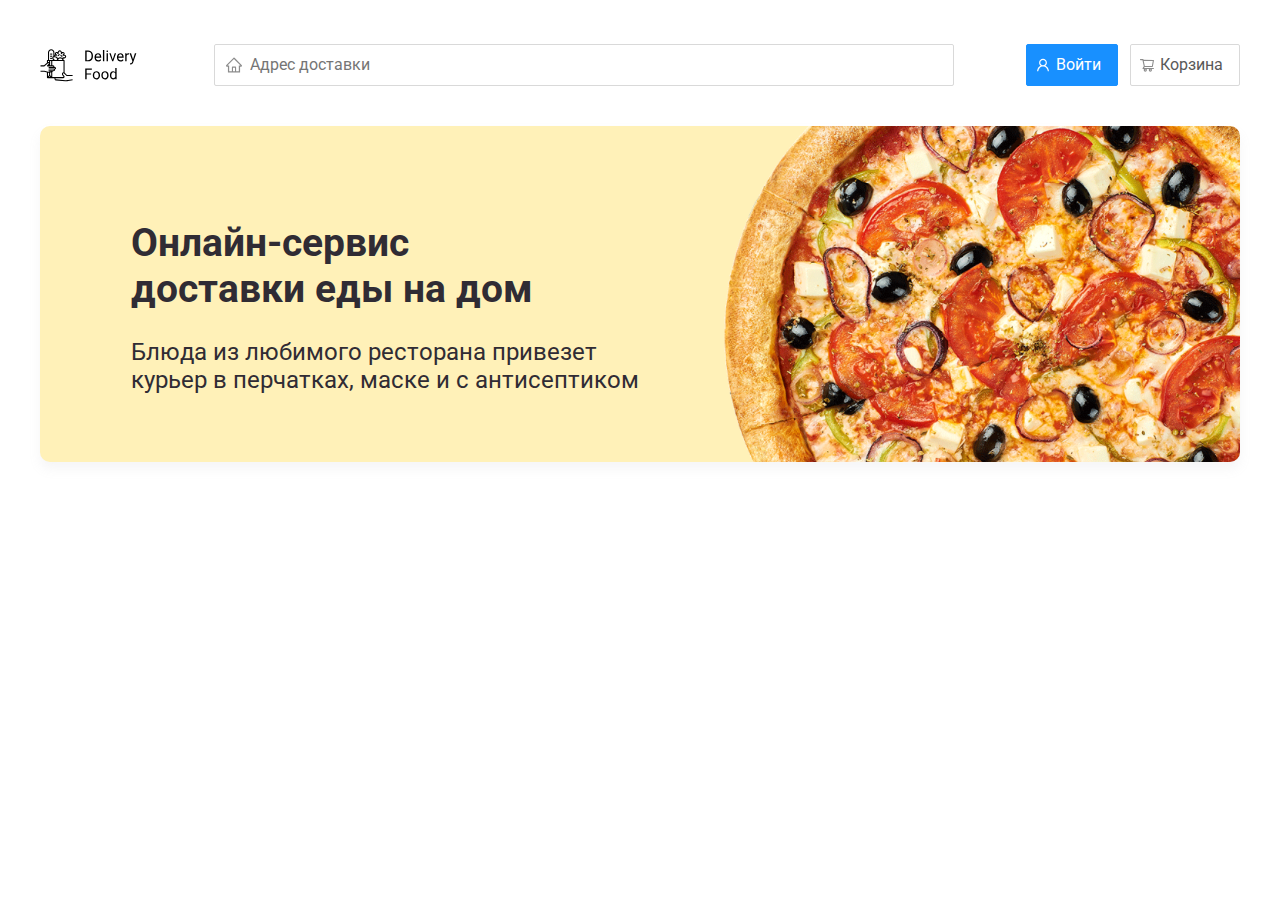
<file: src/index.html>
<!DOCTYPE html>
<html lang="ru">

<head>
	<meta charset="UTF-8">
	<meta name="viewport" content="width=device-width, initial-scale=1.0">
	<link href="https://fonts.googleapis.com/css?family=Roboto:400,700&display=swap&subset=cyrillic" rel="stylesheet">
	<link rel="stylesheet" href="css/normalize.css">
	<link rel="stylesheet" href="css/style.css">
	<title>Delivery Food - доставка еды на дом</title>
</head>

<body>
	<header class="header">
		<div class="container">
			<div class="navbar">
				<div class="navbar__row">
					<div class="navbar__logo">
						<a href="#"><img src="img/header/header-icons/logo.svg" alt="Logo"></a>
					</div>
					<div class="navbar__search">
						<input type="text" class="input navbar__input" placeholder="Адрес доставки">
					</div>
					<div class="navbar__btn">
						<button class="navbar__button button">Войти</button>
						<button class="navbar__button-o button">Корзина</button>
					</div>
				</div>
			</div>
		</div>
	</header>
	<section class="promo">
		<div class="container">
			<div class="promo__descr">
				<h1 class="promo__title title">
					Онлайн-сервис<br>доставки еды на дом
				</h1>
				<p class="promo__text text">
					Блюда из любимого ресторана привезет<br>курьер в перчатках, маске и с антисептиком
				</p>
			</div>
		</div>
	</section>
</body>

</html>
</file>
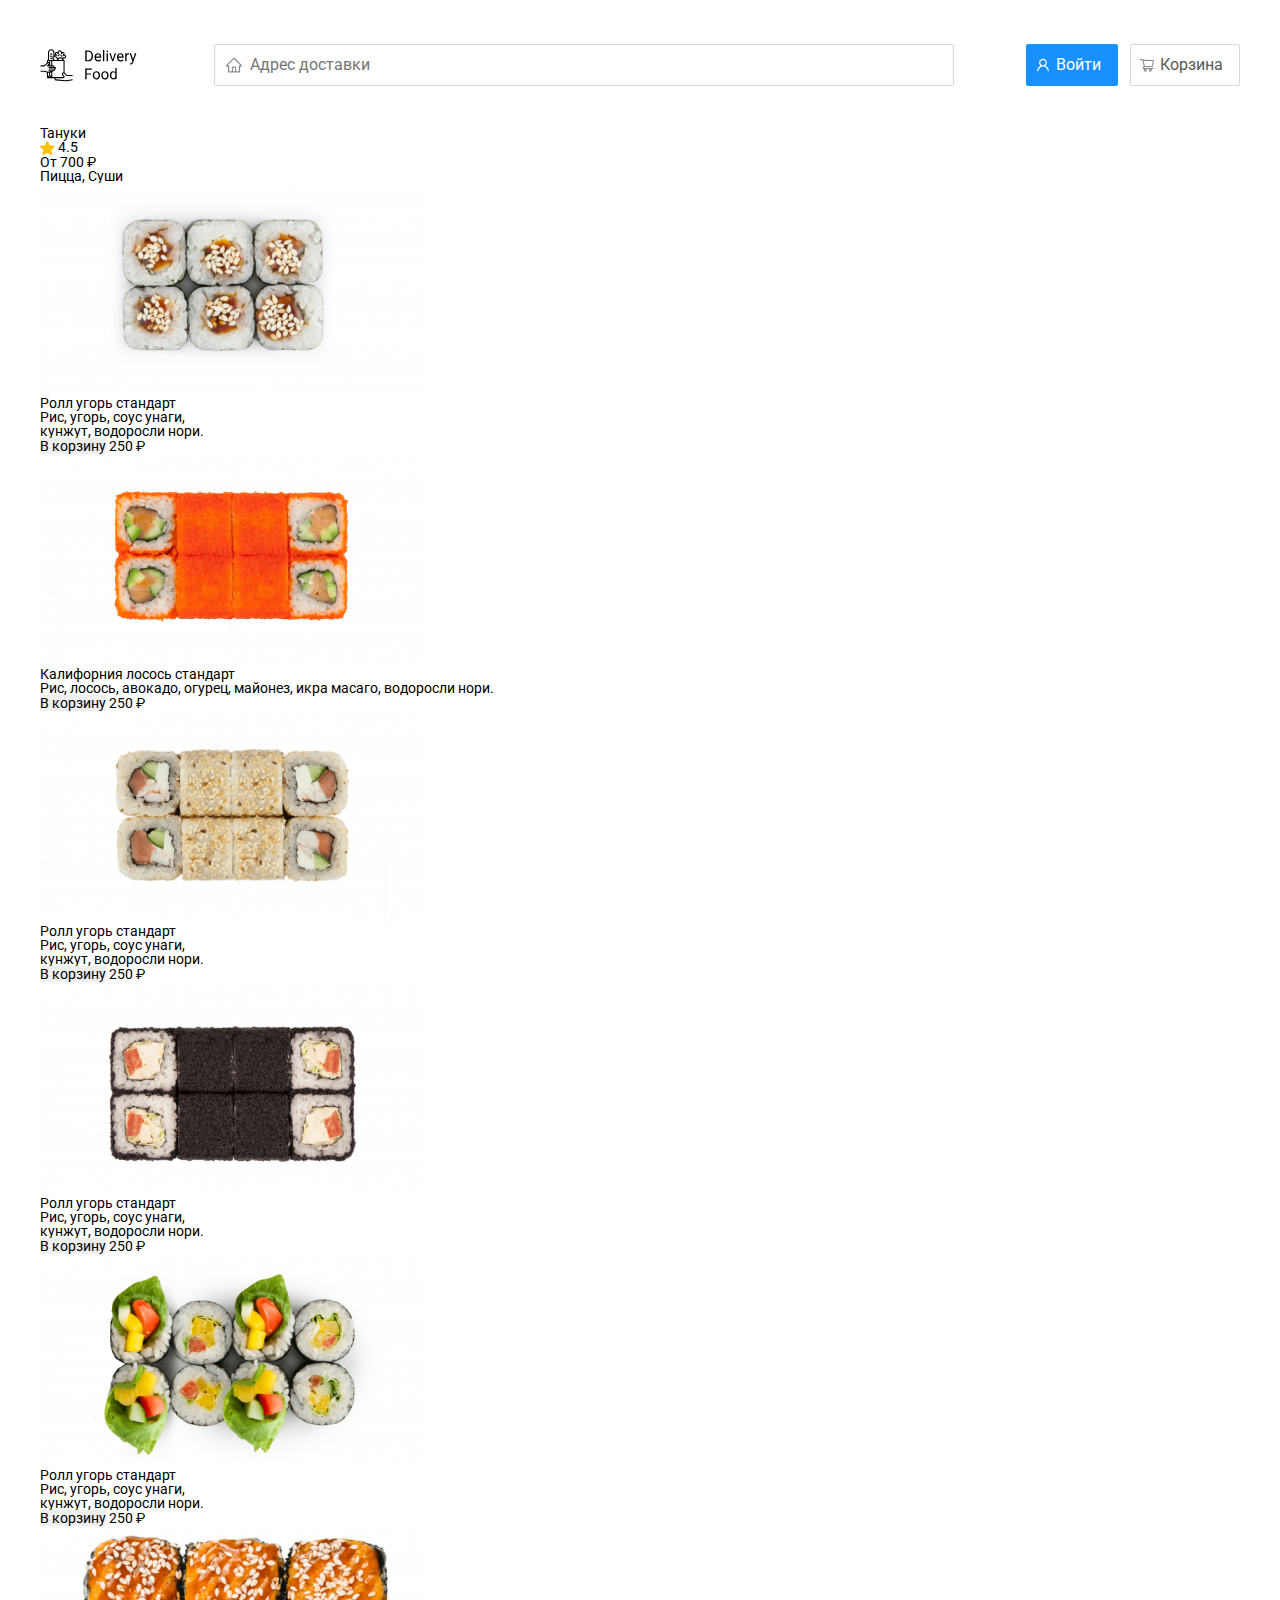
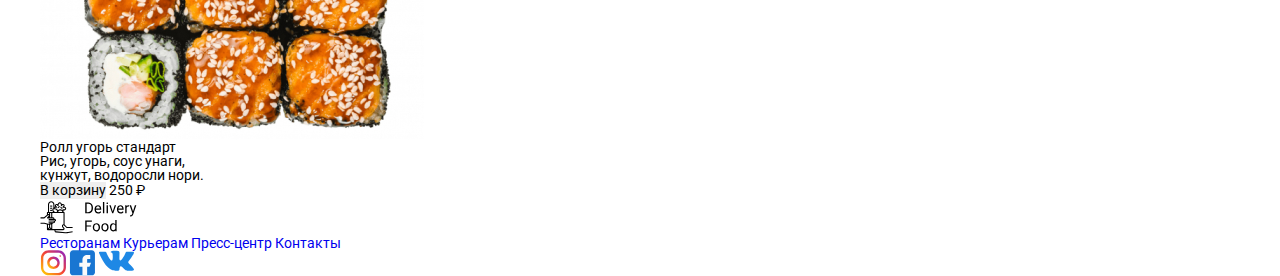
<file: src/restaurant.html>
<!DOCTYPE html>
<html lang="ru">

<head>
	<meta charset="UTF-8">
	<meta name="viewport" content="width=device-width, initial-scale=1.0">
	<link href="https://fonts.googleapis.com/css?family=Roboto:400,700&display=swap&subset=cyrillic" rel="stylesheet">
	<link rel="stylesheet" href="css/normalize.css">
	<link rel="stylesheet" href="css/style.css">
	<title>Тануки - доставка еды на дом</title>
</head>

<body>
	<header class="header">
		<div class="container">
			<div class="navbar">
				<div class="navbar__row">
					<div class="navbar__logo">
						<a href="index.html"><img src="img/header/header-icons/logo.svg" alt="Logo" class="logo navbar__logo"></a>
					</div>
					<div class="navbar__search">
						<input type="text" class="input navbar__input" placeholder="Адрес доставки">
					</div>
					<div class="navbar__btn">
						<button class="navbar__button button">Войти</button>
						<button class="navbar__button-o button">Корзина</button>
					</div>
				</div>
			</div>
		</div>
	</header>
	<main class="main">
		<section class="restaurants">
			<div class="container">
				<div class="restaurants__heading">
					<h2 class="restaurants__title">Тануки</h2>
					<div class="card__info">
						<div class="card__rating">
							<img src="img/restaurants/restaurants-icons/rating.svg" class="card__rating-star" alt="Rating">
							4.5
						</div>
						<div class="card__price">От 700 ₽</div>
						<div class="card__category">Пицца, Суши</div>
					</div>
				</div>
				<div class="restaurants__row">
					<div class="restaurants__card card">
						<img src="img/restaurants/restaurant-img/food-1.jpg" alt="Food" class="card__image">
						<div class="card__text">
							<div class="card__heading">
								<h3 class="card__title card__title-reg">Ролл угорь стандарт</h3>
							</div>
							<div class="card__info restaurants__info">
								<div class="card__ingredients">Рис, угорь, соус унаги,<br>кунжут, водоросли нори.</div>
							</div>
							<div class="card__buttons">
								<button class="card__button">В корзину</button>
								<span class="card__price-bold">250 ₽</span>
							</div>
						</div>
					</div>
					<div class="restaurants__card card">
						<img src="img/restaurants/restaurant-img/food-2.jpg" alt="Food" class="card__image">
						<div class="card__text">
							<div class="card__heading">
								<h3 class="card__title card__title-reg">Калифорния лосось стандарт</h3>
							</div>
							<div class="card__info restaurants__info">
								<div class="card__ingredients">Рис, лосось, авокадо, огурец, майонез, икра масаго, водоросли нори.
								</div>
							</div>
							<div class="card__buttons">
								<button class="card__button">В корзину</button>
								<span class="card__price-bold">250 ₽</span>
							</div>
						</div>
					</div>
					<div class="restaurants__card card">
						<img src="img/restaurants/restaurant-img/food-3.jpg" alt="Food" class="card__image">
						<div class="card__text">
							<div class="card__heading">
								<h3 class="card__title card__title-reg">Ролл угорь стандарт</h3>
							</div>
							<div class="card__info restaurants__info">
								<div class="card__ingredients">Рис, угорь, соус унаги,<br>кунжут, водоросли нори.</div>
							</div>
							<div class="card__buttons">
								<button class="card__button">В корзину</button>
								<span class="card__price-bold">250 ₽</span>
							</div>
						</div>
					</div>
					<div class="restaurants__card card">
						<img src="img/restaurants/restaurant-img/food-4.jpg" alt="Food" class="card__image">
						<div class="card__text">
							<div class="card__heading">
								<h3 class="card__title card__title-reg">Ролл угорь стандарт</h3>
							</div>
							<div class="card__info restaurants__info">
								<div class="card__ingredients">Рис, угорь, соус унаги,<br>кунжут, водоросли нори.</div>
							</div>
							<div class="card__buttons">
								<button class="card__button">В корзину</button>
								<span class="card__price-bold">250 ₽</span>
							</div>
						</div>
					</div>
					<div class="restaurants__card card">
						<img src="img/restaurants/restaurant-img/food-5.jpg" alt="Food" class="card__image">
						<div class="card__text">
							<div class="card__heading">
								<h3 class="card__title card__title-reg">Ролл угорь стандарт</h3>
							</div>
							<div class="card__info restaurants__info">
								<div class="card__ingredients">Рис, угорь, соус унаги,<br>кунжут, водоросли нори.</div>
							</div>
							<div class="card__buttons">
								<button class="card__button">В корзину</button>
								<span class="card__price-bold">250 ₽</span>
							</div>
						</div>
					</div>
					<div class="restaurants__card card">
						<img src="img/restaurants/restaurant-img/food-6.jpg" alt="Food" class="card__image">
						<div class="card__text">
							<div class="card__heading">
								<h3 class="card__title card__title-reg">Ролл угорь стандарт</h3>
							</div>
							<div class="card__info restaurants__info">
								<div class="card__ingredients">Рис, угорь, соус унаги,<br>кунжут, водоросли нори.</div>
							</div>
							<div class="card__buttons">
								<button class="card__button">В корзину</button>
								<span class="card__price-bold">250 ₽</span>
							</div>
						</div>
					</div>
				</div>
			</div>
		</section>
	</main>
	<footer class="footer">
		<div class="container">
			<div class="footer__row">
				<a href="#"><img src="img/header/header-icons/logo.svg" alt="Logo" class="logo footer__logo"></a>
				<nav class="footer__nav">
					<a href="#" class="footer__link">Ресторанам</a>
					<a href="#" class="footer__link">Курьерам</a>
					<a href="#" class="footer__link">Пресс-центр</a>
					<a href="#" class="footer__link">Контакты</a>
				</nav>
				<div class="footer__social">
					<a href="#" class="footer__social-link">
						<img src="img/footer/footer-icons/instagram.svg" alt="Instagram"></a>
					<a href="#" class="footer__social-link">
						<img src="img/footer/footer-icons/facebook.svg" alt="Facebook"></a>
					<a href="#" class="footer__social-link">
						<img src="img/footer/footer-icons/vk.svg" alt="VK"></a>
				</div>
			</div>
		</div>
	</footer>
</body>

</html>
</file>
<file: src/css/style.css>
@charset "UTF-8";
/*Обнуление*/
* {
  padding: 0;
  margin: 0;
  border: 0;
}

*, *:before, *:after {
  -webkit-box-sizing: border-box;
  box-sizing: border-box;
}

:focus, :active {
  outline: none;
}

a:focus, a:active {
  outline: none;
}

nav, footer, header, aside {
  display: block;
}

html, body {
  height: 100%;
  width: 100%;
  font-size: 100%;
  line-height: 1;
  font-size: 14px;
  -ms-text-size-adjust: 100%;
  -moz-text-size-adjust: 100%;
  -webkit-text-size-adjust: 100%;
}

input, button, textarea {
  font-family: inherit;
}

input::-ms-clear {
  display: none;
}

button {
  cursor: pointer;
}

button::-moz-focus-inner {
  padding: 0;
  border: 0;
}

a, a:visited {
  text-decoration: none;
}

a:hover {
  text-decoration: none;
}

ul li {
  list-style: none;
}

img {
  vertical-align: top;
}

h1, h2, h3, h4, h5, h6 {
  font-size: inherit;
  font-weight: inherit;
}

/*--------------------*/
.container {
  max-width: 1200px;
  width: 96%;
  margin: 0 auto;
}

.button {
  padding: 8px 16px;
  border-radius: 2px;
  font-size: 16px;
  line-height: 24px;
}

body {
  font-family: 'Roboto', sans-serif;
  padding-top: 44px;
}

.header {
  margin-bottom: 40px;
}

.navbar__row {
  display: -webkit-box;
  display: -ms-flexbox;
  display: flex;
  -webkit-box-pack: justify;
      -ms-flex-pack: justify;
          justify-content: space-between;
  -webkit-box-align: center;
      -ms-flex-align: center;
          align-items: center;
}

.navbar__input {
  background: #FFFFFF;
  border: 1px solid #D9D9D9;
  border-radius: 2px;
  font-style: normal;
  font-weight: normal;
  font-size: 16px;
  line-height: 24px;
  background-image: url(../img/header/header-icons/home.svg);
  background-repeat: no-repeat;
  background-position: left 11px center;
  padding: 8px 500px 8px 35px;
  font-family: 'Roboto', sans-serif;
}

.navbar__button {
  color: #ffffff;
  background: #1890FF url(../img/header/header-icons/user.svg) no-repeat left 8px center;
  padding-left: 29px;
  margin-right: 12px;
  border: 1px solid #1890FF;
}

.navbar__button-o {
  border: 1px solid #D9D9D9;
  background-color: #fff;
  color: #595959;
  background: #ffffff url(../img/header/header-icons/shopping-cart.svg) no-repeat left 8px center;
  padding-left: 29px;
}

.navbar__btn {
  display: -webkit-box;
  display: -ms-flexbox;
  display: flex;
  -webkit-box-align: center;
      -ms-flex-align: center;
          align-items: center;
}

.promo {
  background: #FFF1B8 url(../img/header/header-img/promo-img.jpeg) no-repeat top -100px right -247px/924px;
  border-radius: 10px;
  -webkit-box-shadow: 0px 7px 12px rgba(158, 158, 163, 0.1);
          box-shadow: 0px 7px 12px rgba(158, 158, 163, 0.1);
  max-width: 1200px;
  width: 96%;
  margin: 0 auto;
  padding: 68px 70px;
}

.promo__title {
  font-style: normal;
  font-weight: bold;
  font-size: 39px;
  line-height: 46px;
  color: #302C34;
}

.promo__text {
  font-style: normal;
  font-weight: normal;
  font-size: 24px;
  line-height: 28px;
  color: #302C34;
}
/*# sourceMappingURL=style.css.map */
</file>
